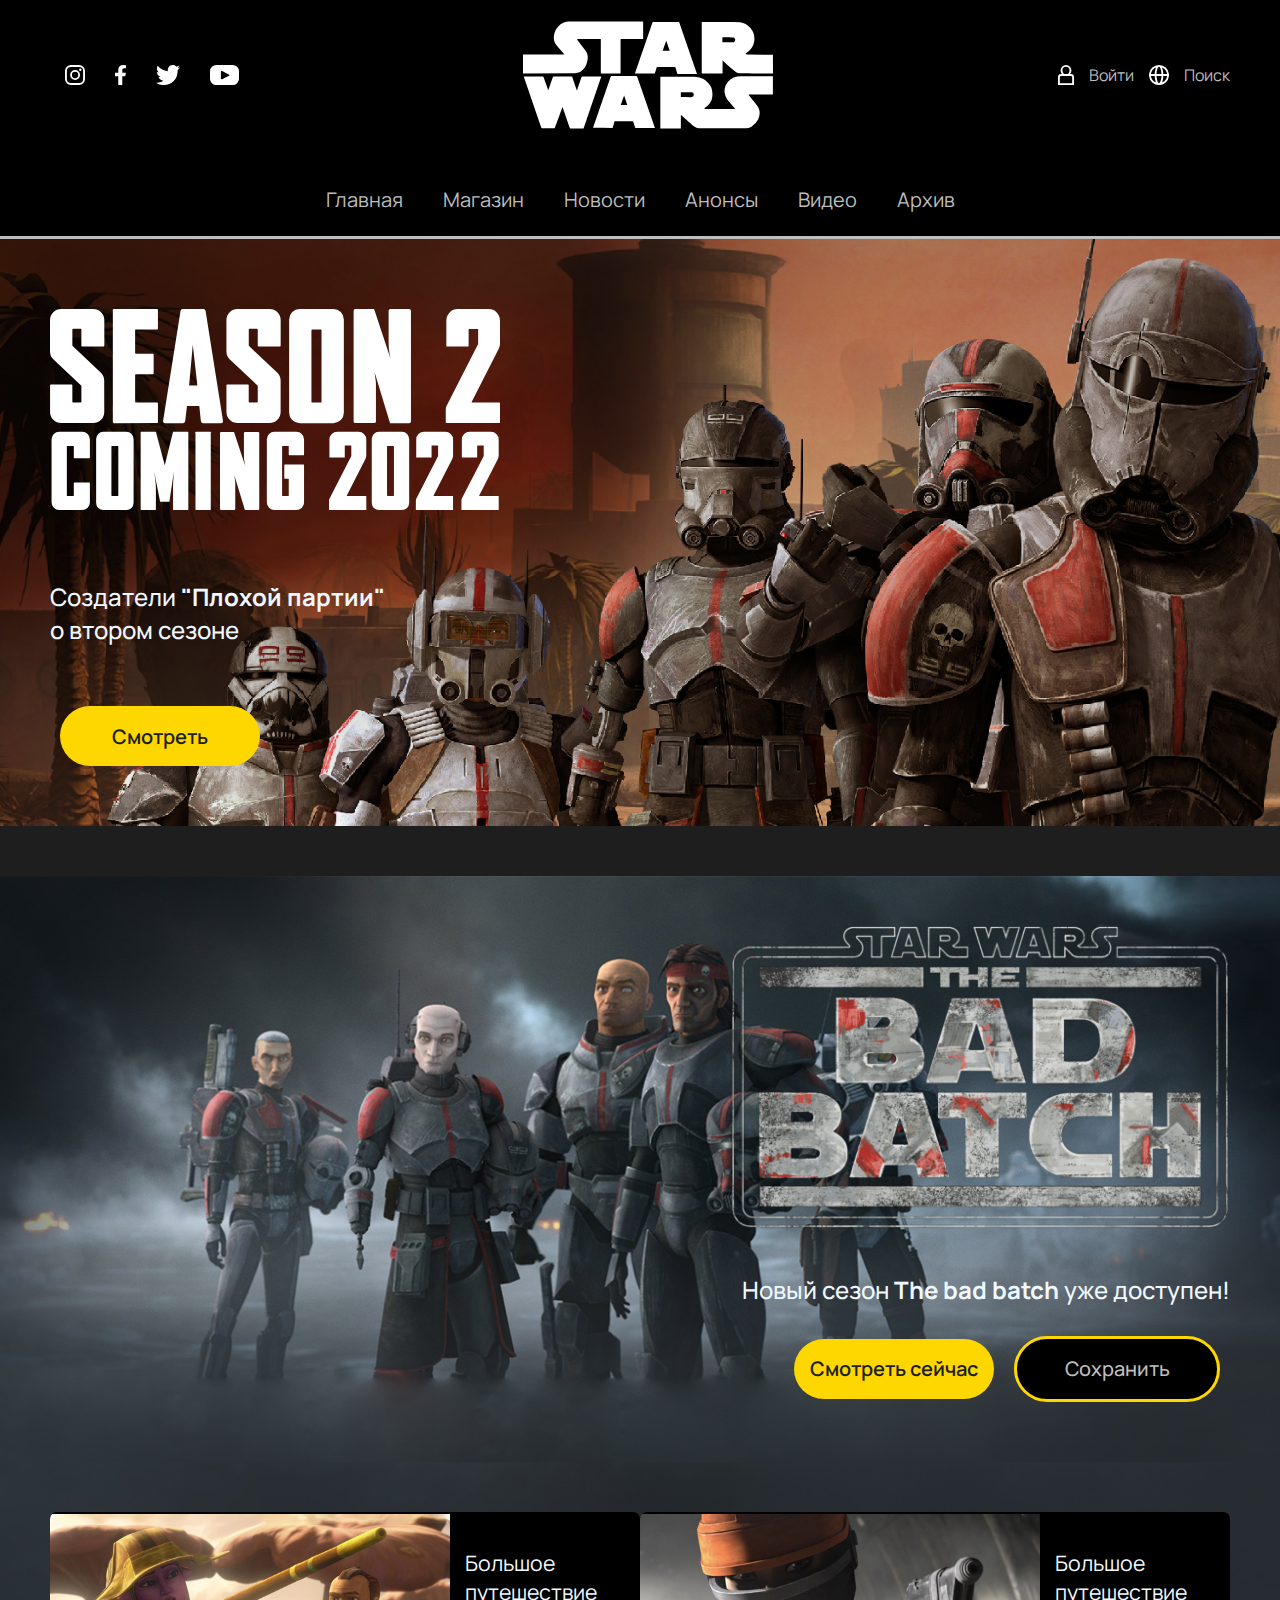
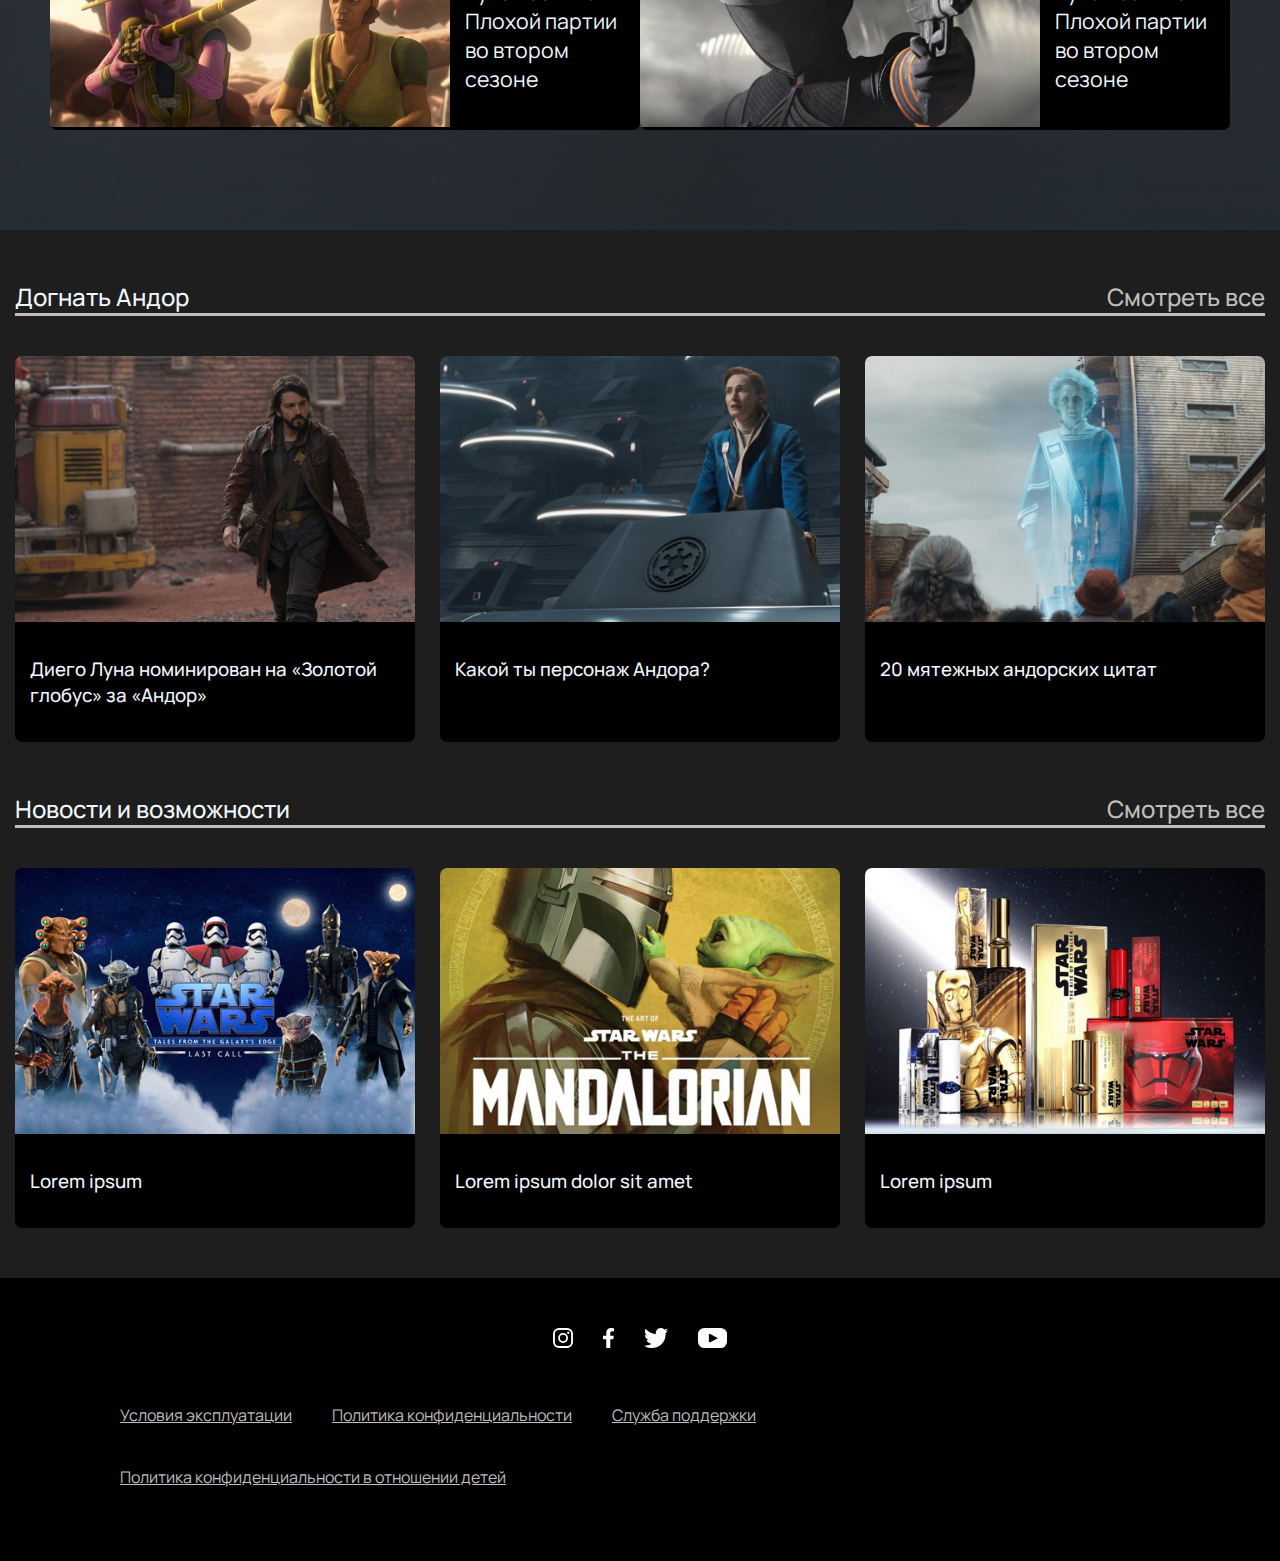
<file: index.html>
<!DOCTYPE html>
<html lang="ru">

<head>
    <meta charset="UTF-8">
    <title>Бердышева Мария</title>
    <link rel="stylesheet" href="./style/style.css">
    <link href="https://fonts.googleapis.com/css2?family=Manrope&display=swap" rel="stylesheet">
    <script async src="./js/script.js"></script>
</head>

<body>
    <header>
        <div class="menu-top">

            <div class="group">
                <img class="icon" src="./img/insta.svg" alt="icon-instagram">
                <img class="icon" src="./img/facebook.svg" alt="icon-facebook">
                <img class="icon" src="./img/twit.svg" alt="icon-twit">
                <img class="icon" src="./img/you-tube.svg" alt="icon-youtube">
            </div>
            <img class="logo" src="./img/sw-logo.svg" alt="logo">
            <div class="group">
                <img class="icon" src="./img/person.svg" alt="icon-person">
                <p><a class="pain-top" href="">Войти</a></p>
                <img class="icon" src="./img/world.svg" alt="icon-world">
                <p><a class="pain-top">Поиск</a></p>
            </div>

        </div>
        <div class="menu-bottom">
            <ul class="list">
                <li><a class="pain" href="#">Главная</a></li>
                <li><a class="pain" href="./pages/shop-pages.html">Магазин</a></li>
                <li><a class="pain" href="./pages/news-pages.html">Новости</a></li>
                <li><a class="pain" href="./pages/advt-pages.html">Анонсы</a></li>
                <li><a class="pain" href="./pages/video-pages.html">Видео</a></li>
                <li><a class="pain" href="./pages/archive-pages.html">Архив</a></li>
            </ul>
        </div>

        <div class="popup-sign-in">
            <img class="logo-sw-gold" src="./img/sw-logo-gold.svg" alt="">
            <h2 class="popup-header">Вход в личный кабинет</h2>
            <form action="popup-form" method="get">
                <input class="popup-input" type="email" placeholder="Логин">
                <input class="popup-input" type="password" placeholder="Пароль">
            </form>
            <div class="popup-links">
                <a class="popup-button" href="">Войти</a>
                <a class="popup-registration light-popup-registration" href="">Регистрация</a>
            </div>
        </div>
    </header>

    <main class="main">
        <!--<div class="zero-block">
        </div>
    -->
        <div class="wall">
            <img class="logo-wall" src="./img/wall-logo.svg" alt="logo-2">
            <h2 class="text-wall">Создатели <strong>"Плохой партии"</strong> о втором сезоне</h2>
            <a class="button-gold-link" href="">Смотреть</a>
        </div>

        <div class="interactive-wall">
            <div class="interactive-wall-column">
                <img class="interactive-wall-logo" src="./img/bad-batch-logo.png" alt="bad batch">
                <p class="interactive-wall-text">Новый сезон <strong>The bad batch</strong> уже доступен! </p>
                <div class="button-gallery">
                    <a class="button-gold-link" href="">Смотреть сейчас</a>
                    <a class="button-black-link" href="">Сохранить</a>
                </div>
            </div>
        </div>

        <div class="interactive-wall-gallery">
            <div class="interactive-wall-card">
                <img class="interactive-wall-img" src="./img/gallery-1-10.jpg" alt="">
                <h3>Большое путешествие Плохой партии во втором сезоне</h3>
            </div>
            <div class="interactive-wall-card">
                <img class="interactive-wall-img" src="./img/gallery-1-9.jpg" alt="">
                <h3>Большое путешествие Плохой партии во втором сезоне</h3>
            </div>
        </div>

        <div class="gallery-line">
            <div class="header-line">
                <h2>Догнать Андор</h2>
                <a class="header-link" href="">Cмотреть все</a>
            </div>

            <div class="zero-block">
            </div>

            <div class="gallery">
                <div class="gallery-card">
                    <img class="gallery-img" src="./img/gallery-1-4.jpg" alt="andor-4">
                    <p class="gallery-text">
                        Диего Луна номинирован на «Золотой глобус» за «Андор»
                    </p>
                </div>

                <div class="gallery-card">
                    <img class="gallery-img" src="./img/gallery-1-2.jpg" alt="andor-2">
                    <p class="gallery-text">
                        Какой ты персонаж Андора?
                    </p>
                </div>

                <div class="gallery-card">
                    <img class="gallery-img" src="./img/gallery-1-3.jpg" alt="andor-3">
                    <p class="gallery-text">
                        20 мятежных андорских цитат
                    </p>
                </div>
            </div>
        </div>
        <div class="gallery-line">
            <div class="header-line">
                <h2>Новости и возможности</h2>
                <a class="header-link" href="">Cмотреть все</a>
            </div>
            <div class="zero-block">
            </div>

            <div class="gallery">
                <div class="gallery-card">
                    <img class="gallery-img" src="./img/gallery-1-6.jpg" alt="andor-4">
                    <p class="gallery-text">
                        Lorem ipsum
                    </p>
                </div>

                <div class="gallery-card">
                    <img class="gallery-img" src="./img/gallery-1-7.jpg" alt="andor-2">
                    <p class="gallery-text">
                        Lorem ipsum dolor sit amet
                    </p>
                </div>

                <div class="gallery-card">
                    <img class="gallery-img" src="./img/gallery-1-8.jpg" alt="andor-3">
                    <p class="gallery-text">
                        Lorem ipsum
                    </p>
                </div>
            </div>
        </div>
    </main>
    <footer class="footer-style">
        <div class="footer-group-1">
            <img class="icon" src="./img/insta.svg" alt="icon-instagram">
            <img class="icon" src="./img/facebook.svg" alt="icon-facebook">
            <img class="icon" src="./img/twit.svg" alt="icon-twit">
            <img class="icon" src="./img/you-tube.svg" alt="icon-youtube">
        </div>

        <div class="footer-group-1">
            <ul class="list">
                <li><a class="footer-pain" href="">Условия эксплуатации</a></li>
                <li><a class="footer-pain" href="">Политика конфиденциальности</a></li>
                <li><a class="footer-pain" href="">Служба поддержки</a></li>
                <li><a class="footer-pain" href="">Политика конфиденциальности в отношении детей</a></li>
            </ul>
        </div>
    </footer>

</body>

</html>
</file>
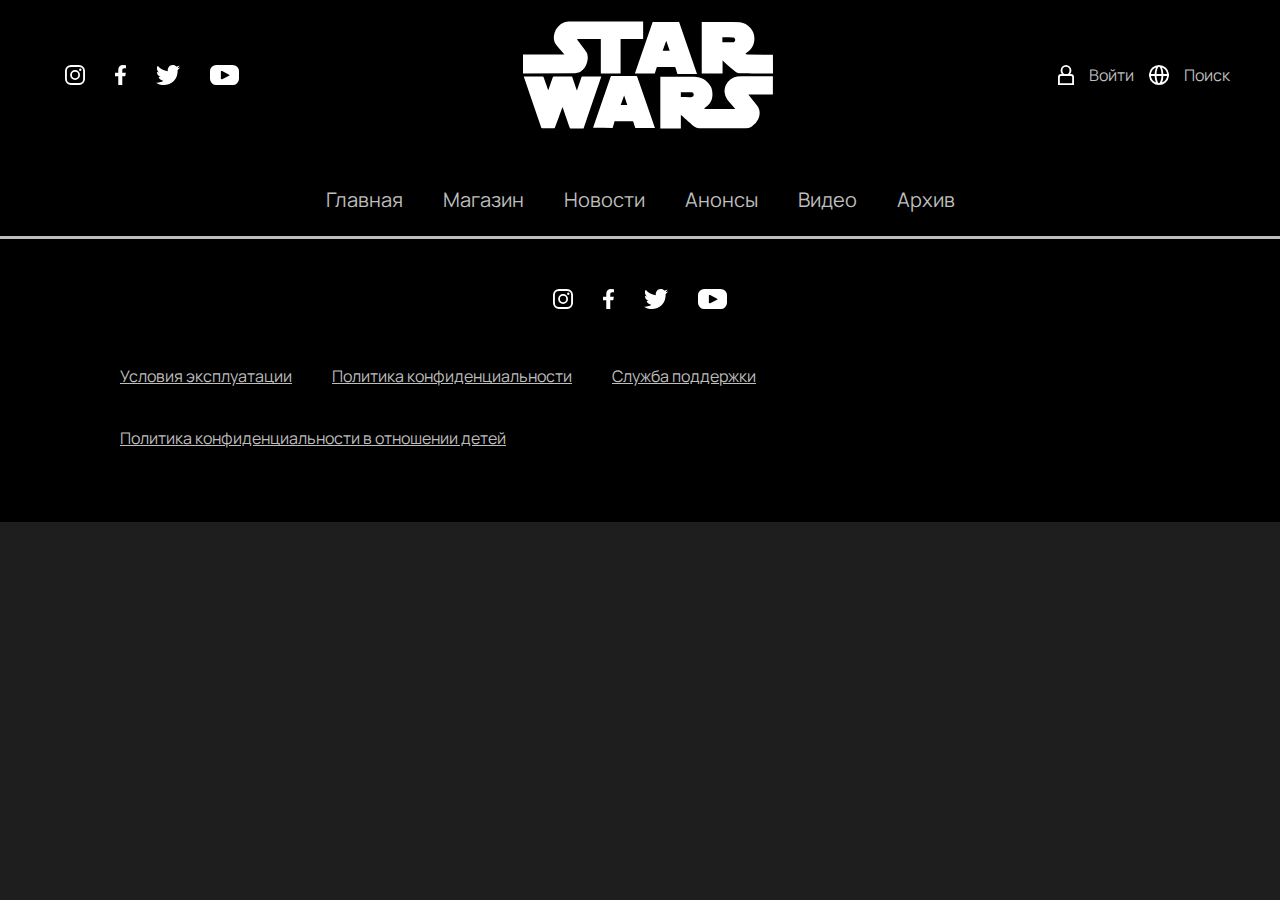
<file: pages/advt-pages.html>
<!DOCTYPE html>
<html lang="ru">

<head>
    <meta charset="UTF-8">
    <title>Бердышева Мария</title>
    <link rel="stylesheet" href="../style/style.css">
    <link href="https://fonts.googleapis.com/css2?family=Manrope&display=swap" rel="stylesheet">
    <script async src="../js/script.js"></script>
</head>

<body>
    <header>
        <div class="menu-top">

            <div class="group">
                <img class="icon" src="../img/insta.svg" alt="icon-instagram">
                <img class="icon" src="../img/facebook.svg" alt="icon-facebook">
                <img class="icon" src="../img/twit.svg" alt="icon-twit">
                <img class="icon" src="../img/you-tube.svg" alt="icon-youtube">
            </div>
            <img class="logo" src="../img/sw-logo.svg" alt="logo">
            <div class="group">
                <img class="icon" src="../img/person.svg" alt="icon-person">
                <p><a class="pain-top" href="">Войти</a></p>
                <img class="icon" src="../img/world.svg" alt="icon-world">
                <p><a class="pain-top">Поиск</a></p>
            </div>

        </div>
        <div class="menu-bottom">
            <ul class="list">
                <li><a class="pain" href="../index.html">Главная</a></li>
                <li><a class="pain" href="../pages/shop-pages.html">Магазин</a></li>
                <li><a class="pain" href="../pages/news-pages.html">Новости</a></li>
                <li><a class="pain" href="#">Анонсы</a></li>
                <li><a class="pain" href="../pages/video-pages.html">Видео</a></li>
                <li><a class="pain" href="../pages/archive-pages.html">Архив</a></li>
            </ul>
        </div>

        <div class="popup-sign-in">
            <img class="logo-sw-gold" src="../img/sw-logo-gold.svg" alt="">
            <h2 class="popup-header">Вход в личный кабинет</h2>
            <form action="popup-form" method="get">
                <input class="popup-input" type="mail" placeholder="Логин">
                <input class="popup-input" type="password" placeholder="Пароль">
            </form>
            <div class="popup-links">
                <a class="popup-button" href="">Войти</a>
                <a class="popup-registration light-popup-registration" href="">Регистрация</a>
            </div>
        </div>
    </header>

    <main class="main">
        
    </main>

    <footer class="footer-style">
        <div class="footer-group-1">
            <img class="icon" src="../img/insta.svg" alt="icon-instagram">
            <img class="icon" src="../img/facebook.svg" alt="icon-facebook">
            <img class="icon" src="../img/twit.svg" alt="icon-twit">
            <img class="icon" src="../img/you-tube.svg" alt="icon-youtube">
        </div>

        <div class="footer-group-1">
            <ul class="list">
                <li><a class="footer-pain" href="">Условия эксплуатации</a></li>
                <li><a class="footer-pain" href="">Политика конфиденциальности</a></li>
                <li><a class="footer-pain" href="">Служба поддержки</a></li>
                <li><a class="footer-pain" href="">Политика конфиденциальности в отношении детей</a></li>
            </ul>
        </div>
    </footer>

</body>

</html>
</file>
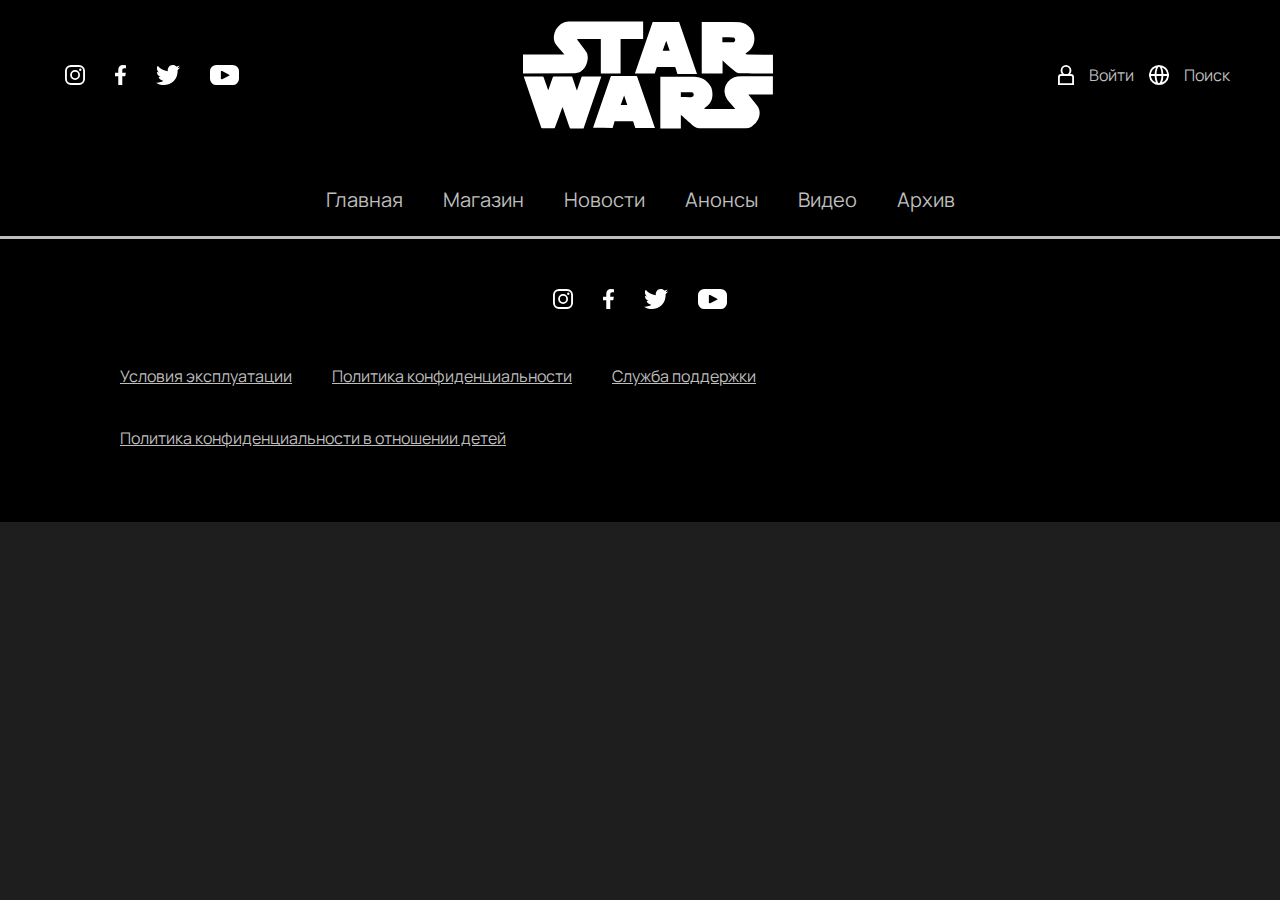
<file: pages/archive-pages.html>
<!DOCTYPE html>
<html lang="ru">

<head>
    <meta charset="UTF-8">
    <title>Бердышева Мария</title>
    <link rel="stylesheet" href="../style/style.css">
    <link href="https://fonts.googleapis.com/css2?family=Manrope&display=swap" rel="stylesheet">
    <script async src="../js/script.js"></script>
</head>

<body>
    <header>
        <div class="menu-top">

            <div class="group">
                <img class="icon" src="../img/insta.svg" alt="icon-instagram">
                <img class="icon" src="../img/facebook.svg" alt="icon-facebook">
                <img class="icon" src="../img/twit.svg" alt="icon-twit">
                <img class="icon" src="../img/you-tube.svg" alt="icon-youtube">
            </div>
            <img class="logo" src="../img/sw-logo.svg" alt="logo">
            <div class="group">
                <img class="icon" src="../img/person.svg" alt="icon-person">
                <p><a class="pain-top" href="">Войти</a></p>
                <img class="icon" src="../img/world.svg" alt="icon-world">
                <p><a class="pain-top">Поиск</a></p>
            </div>

        </div>
        <div class="menu-bottom">
            <ul class="list">
                <li><a class="pain" href="../index.html">Главная</a></li>
                <li><a class="pain" href="../pages/shop-pages.html">Магазин</a></li>
                <li><a class="pain" href="../pages/news-pages.html">Новости</a></li>
                <li><a class="pain" href="../pages/advt-pages.html">Анонсы</a></li>
                <li><a class="pain" href="../pages/video-pages.html">Видео</a></li>
                <li><a class="pain" href="#">Архив</a></li>
            </ul>
        </div>

        <div class="popup-sign-in">
            <img class="logo-sw-gold" src="../img/sw-logo-gold.svg" alt="">
            <h2 class="popup-header">Вход в личный кабинет</h2>
            <form action="popup-form" method="get">
                <input class="popup-input" type="mail" placeholder="Логин">
                <input class="popup-input" type="password" placeholder="Пароль">
            </form>
            <div class="popup-links">
                <a class="popup-button" href="">Войти</a>
                <a class="popup-registration light-popup-registration" href="">Регистрация</a>
            </div>
        </div>
    </header>

    <main class="main">
        
    </main>

    <footer class="footer-style">
        <div class="footer-group-1">
            <img class="icon" src="../img/insta.svg" alt="icon-instagram">
            <img class="icon" src="../img/facebook.svg" alt="icon-facebook">
            <img class="icon" src="../img/twit.svg" alt="icon-twit">
            <img class="icon" src="../img/you-tube.svg" alt="icon-youtube">
        </div>

        <div class="footer-group-1">
            <ul class="list">
                <li><a class="footer-pain" href="">Условия эксплуатации</a></li>
                <li><a class="footer-pain" href="">Политика конфиденциальности</a></li>
                <li><a class="footer-pain" href="">Служба поддержки</a></li>
                <li><a class="footer-pain" href="">Политика конфиденциальности в отношении детей</a></li>
            </ul>
        </div>
    </footer>

</body>

</html>
</file>
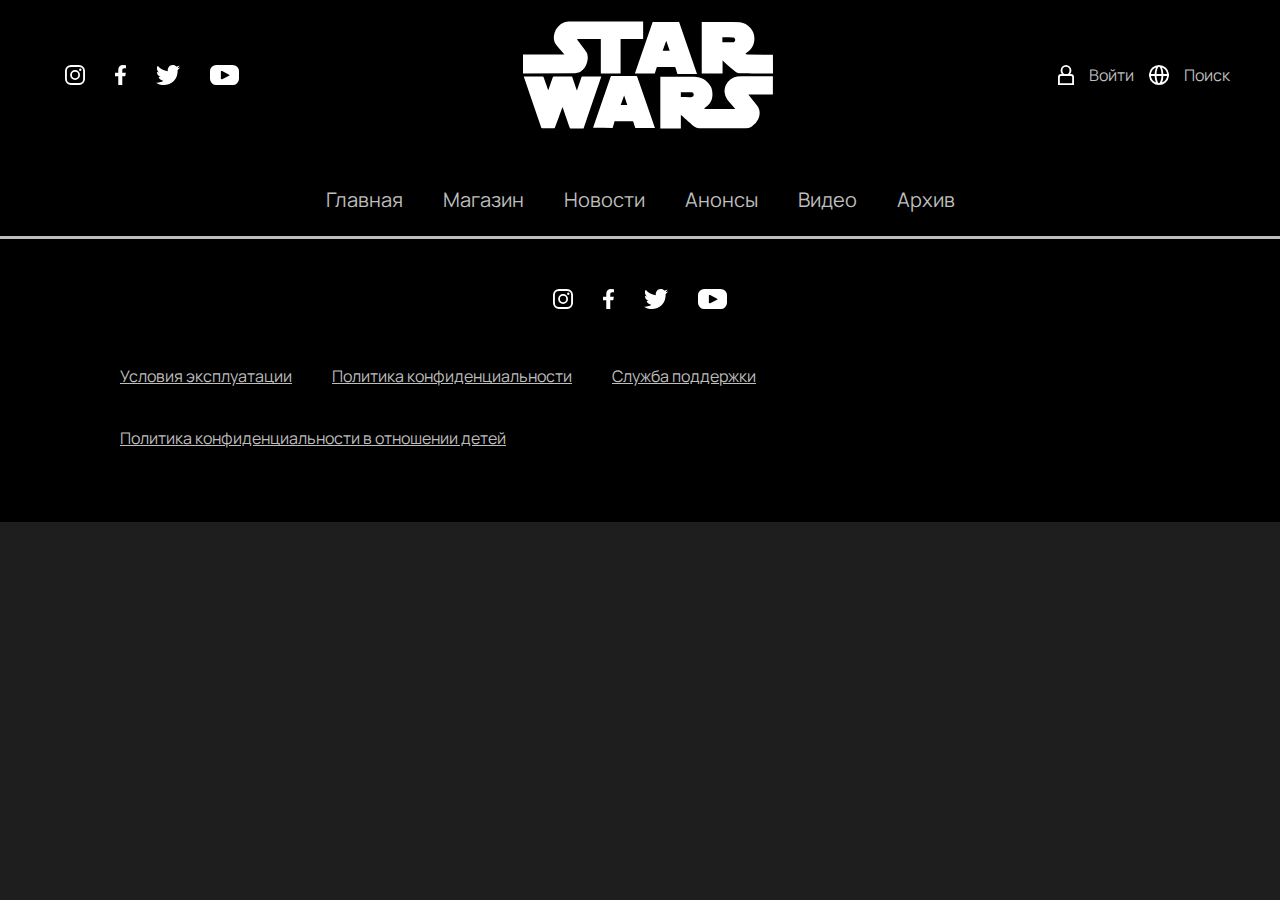
<file: pages/news-pages.html>
<!DOCTYPE html>
<html lang="ru">

<head>
    <meta charset="UTF-8">
    <title>Бердышева Мария</title>
    <link rel="stylesheet" href="../style/style.css">
    <link href="https://fonts.googleapis.com/css2?family=Manrope&display=swap" rel="stylesheet">
    <script async src="../js/script.js"></script>
</head>

<body>
    <header>
        <div class="menu-top">

            <div class="group">
                <img class="icon" src="../img/insta.svg" alt="icon-instagram">
                <img class="icon" src="../img/facebook.svg" alt="icon-facebook">
                <img class="icon" src="../img/twit.svg" alt="icon-twit">
                <img class="icon" src="../img/you-tube.svg" alt="icon-youtube">
            </div>
            <img class="logo" src="../img/sw-logo.svg" alt="logo">
            <div class="group">
                <img class="icon" src="../img/person.svg" alt="icon-person">
                <p><a class="pain-top" href="">Войти</a></p>
                <img class="icon" src="../img/world.svg" alt="icon-world">
                <p><a class="pain-top">Поиск</a></p>
            </div>

        </div>
        <div class="menu-bottom">
            <ul class="list">
                <li><a class="pain" href="../index.html">Главная</a></li>
                <li><a class="pain" href="../pages/shop-pages.html">Магазин</a></li>
                <li><a class="pain" href="#">Новости</a></li>
                <li><a class="pain" href="../pages/advt-pages.html">Анонсы</a></li>
                <li><a class="pain" href="../pages/video-pages.html">Видео</a></li>
                <li><a class="pain" href="../pages/archive-pages.html">Архив</a></li>
            </ul>
        </div>

        <div class="popup-sign-in">
            <img class="logo-sw-gold" src="../img/sw-logo-gold.svg" alt="">
            <h2 class="popup-header">Вход в личный кабинет</h2>
            <form action="popup-form" method="get">
                <input class="popup-input" type="mail" placeholder="Логин">
                <input class="popup-input" type="password" placeholder="Пароль">
            </form>
            <div class="popup-links">
                <a class="popup-button" href="">Войти</a>
                <a class="popup-registration light-popup-registration" href="">Регистрация</a>
            </div>
        </div>
    </header>

    <main class="main">
        
    </main>

    <footer class="footer-style">
        <div class="footer-group-1">
            <img class="icon" src="../img/insta.svg" alt="icon-instagram">
            <img class="icon" src="../img/facebook.svg" alt="icon-facebook">
            <img class="icon" src="../img/twit.svg" alt="icon-twit">
            <img class="icon" src="../img/you-tube.svg" alt="icon-youtube">
        </div>

        <div class="footer-group-1">
            <ul class="list">
                <li><a class="footer-pain" href="">Условия эксплуатации</a></li>
                <li><a class="footer-pain" href="">Политика конфиденциальности</a></li>
                <li><a class="footer-pain" href="">Служба поддержки</a></li>
                <li><a class="footer-pain" href="">Политика конфиденциальности в отношении детей</a></li>
            </ul>
        </div>
    </footer>

</body>

</html>
</file>
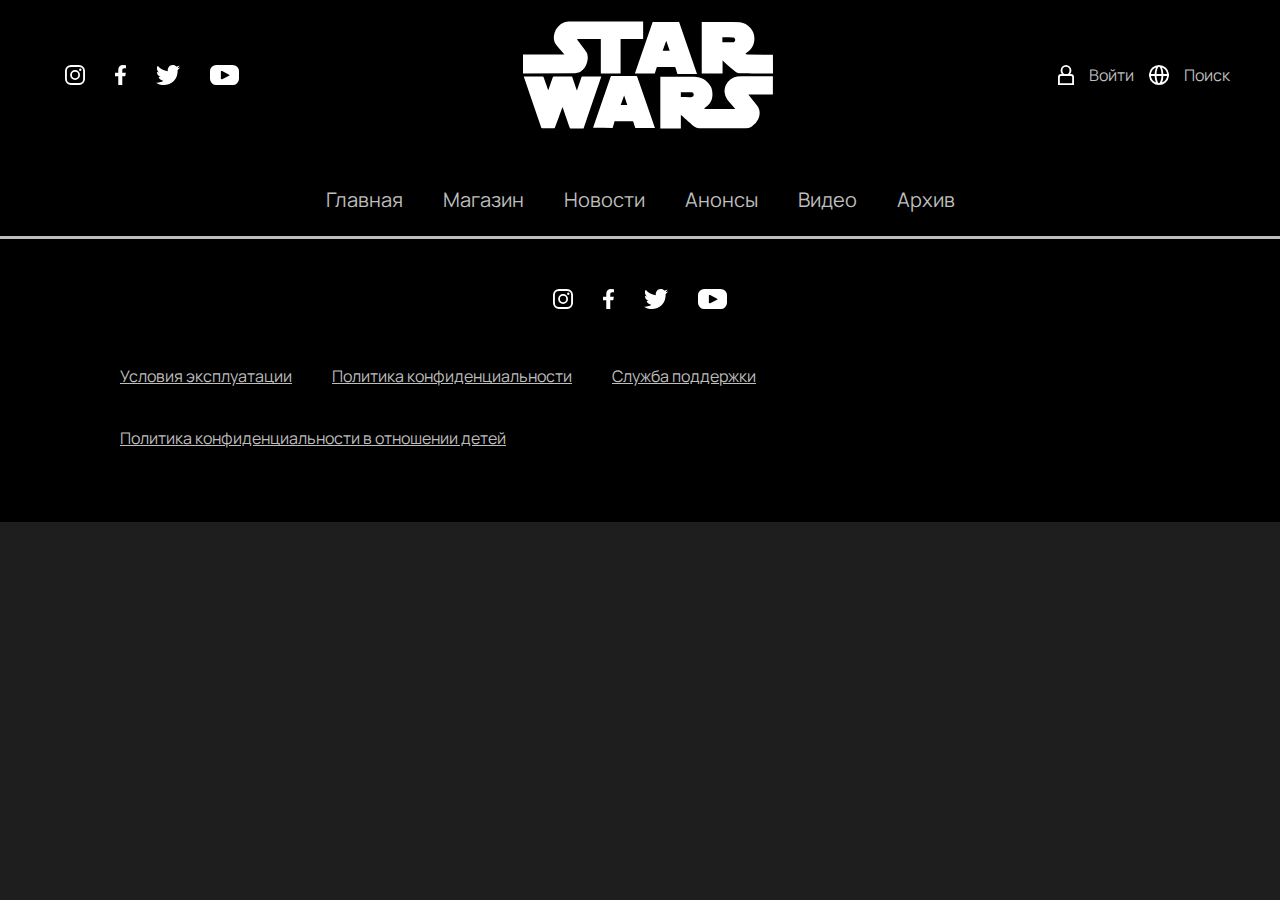
<file: pages/shop-pages.html>
<!DOCTYPE html>
<html lang="ru">

<head>
    <meta charset="UTF-8">
    <title>Бердышева Мария</title>
    <link rel="stylesheet" href="../style/style.css">
    <link href="https://fonts.googleapis.com/css2?family=Manrope&display=swap" rel="stylesheet">
    <script async src="../js/script.js"></script>
</head>

<body>
    <header>
        <div class="menu-top">

            <div class="group">
                <img class="icon" src="../img/insta.svg" alt="icon-instagram">
                <img class="icon" src="../img/facebook.svg" alt="icon-facebook">
                <img class="icon" src="../img/twit.svg" alt="icon-twit">
                <img class="icon" src="../img/you-tube.svg" alt="icon-youtube">
            </div>
            <img class="logo" src="../img/sw-logo.svg" alt="logo">
            <div class="group">
                <img class="icon" src="../img/person.svg" alt="icon-person">
                <p><a class="pain-top" href="">Войти</a></p>
                <img class="icon" src="../img/world.svg" alt="icon-world">
                <p><a class="pain-top">Поиск</a></p>
            </div>

        </div>
        <div class="menu-bottom">
            <ul class="list">
                <li><a class="pain" href="../index.html">Главная</a></li>
                <li><a class="pain" href="#">Магазин</a></li>
                <li><a class="pain" href="../pages/news-pages.html">Новости</a></li>
                <li><a class="pain" href="../pages/advt-pages.html">Анонсы</a></li>
                <li><a class="pain" href="../pages/video-pages.html">Видео</a></li>
                <li><a class="pain" href="../pages/archive-pages.html">Архив</a></li>
            </ul>
        </div>

        <div class="popup-sign-in">
            <img class="logo-sw-gold" src="../img/sw-logo-gold.svg" alt="">
            <h2 class="popup-header">Вход в личный кабинет</h2>
            <form action="popup-form" method="get">
                <input class="popup-input" type="mail" placeholder="Логин">
                <input class="popup-input" type="password" placeholder="Пароль">
            </form>
            <div class="popup-links">
                <a class="popup-button" href="">Войти</a>
                <a class="popup-registration light-popup-registration" href="">Регистрация</a>
            </div>
        </div>
    </header>

    <main class="main">
        
    </main>

    <footer class="footer-style">
        <div class="footer-group-1">
            <img class="icon" src="../img/insta.svg" alt="icon-instagram">
            <img class="icon" src="../img/facebook.svg" alt="icon-facebook">
            <img class="icon" src="../img/twit.svg" alt="icon-twit">
            <img class="icon" src="../img/you-tube.svg" alt="icon-youtube">
        </div>

        <div class="footer-group-1">
            <ul class="list">
                <li><a class="footer-pain" href="">Условия эксплуатации</a></li>
                <li><a class="footer-pain" href="">Политика конфиденциальности</a></li>
                <li><a class="footer-pain" href="">Служба поддержки</a></li>
                <li><a class="footer-pain" href="">Политика конфиденциальности в отношении детей</a></li>
            </ul>
        </div>
    </footer>

</body>

</html>
</file>
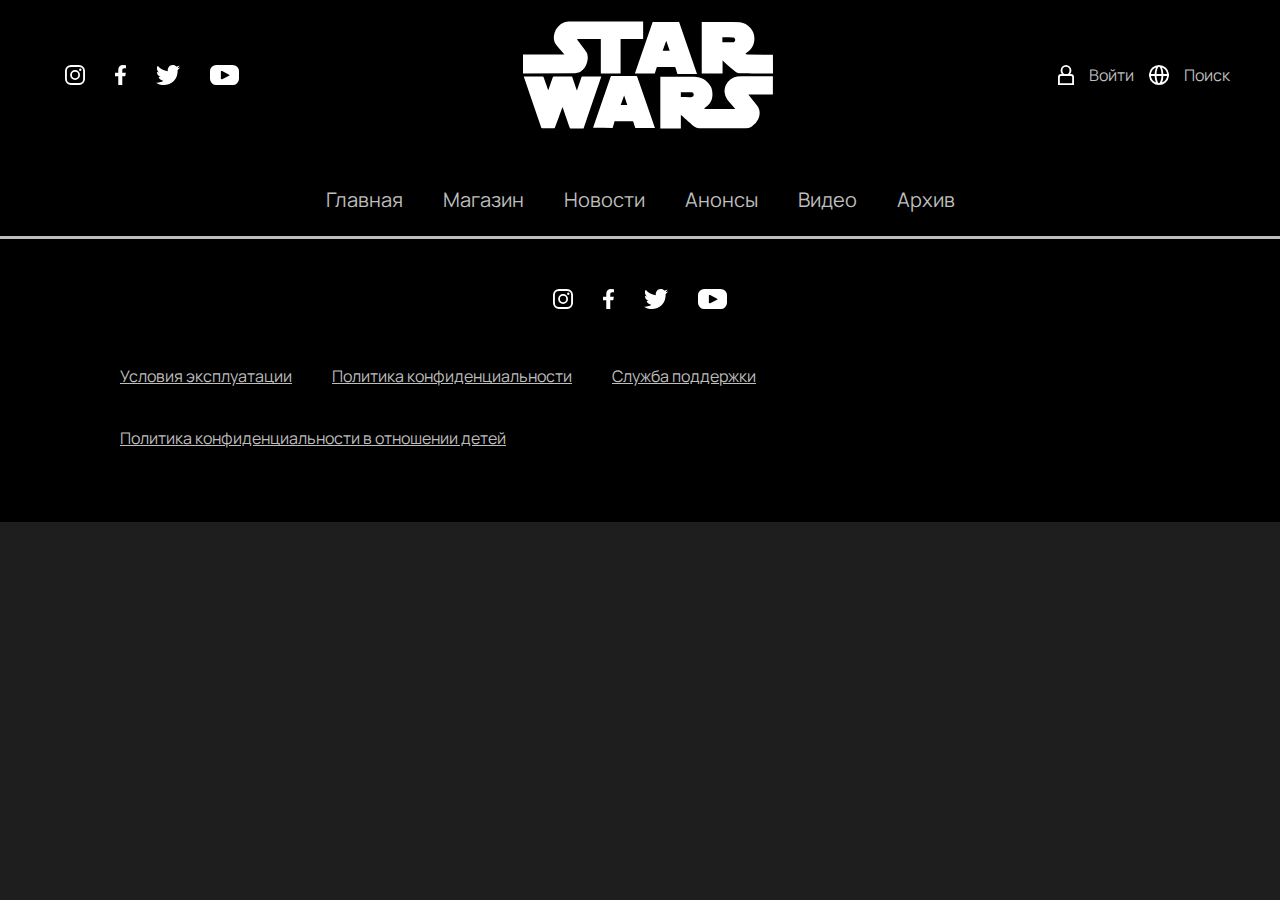
<file: pages/video-pages.html>
<!DOCTYPE html>
<html lang="ru">

<head>
    <meta charset="UTF-8">
    <title>Бердышева Мария</title>
    <link rel="stylesheet" href="../style/style.css">
    <link href="https://fonts.googleapis.com/css2?family=Manrope&display=swap" rel="stylesheet">
    <script async src="../js/script.js"></script>
</head>

<body>
    <header>
        <div class="menu-top">

            <div class="group">
                <img class="icon" src="../img/insta.svg" alt="icon-instagram">
                <img class="icon" src="../img/facebook.svg" alt="icon-facebook">
                <img class="icon" src="../img/twit.svg" alt="icon-twit">
                <img class="icon" src="../img/you-tube.svg" alt="icon-youtube">
            </div>
            <img class="logo" src="../img/sw-logo.svg" alt="logo">
            <div class="group">
                <img class="icon" src="../img/person.svg" alt="icon-person">
                <p><a class="pain-top" href="">Войти</a></p>
                <img class="icon" src="../img/world.svg" alt="icon-world">
                <p><a class="pain-top">Поиск</a></p>
            </div>

        </div>
        <div class="menu-bottom">
            <ul class="list">
                <li><a class="pain" href="../index.html">Главная</a></li>
                <li><a class="pain" href="../pages/shop-pages.html">Магазин</a></li>
                <li><a class="pain" href="../pages/news-pages.html">Новости</a></li>
                <li><a class="pain" href="../pages/advt-pages.html">Анонсы</a></li>
                <li><a class="pain" href="#">Видео</a></li>
                <li><a class="pain" href="../pages/archive-pages.html">Архив</a></li>
            </ul>
        </div>

        <div class="popup-sign-in">
            <img class="logo-sw-gold" src="../img/sw-logo-gold.svg" alt="">
            <h2 class="popup-header">Вход в личный кабинет</h2>
            <form action="popup-form" method="get">
                <input class="popup-input" type="mail" placeholder="Логин">
                <input class="popup-input" type="password" placeholder="Пароль">
            </form>
            <div class="popup-links">
                <a class="popup-button" href="">Войти</a>
                <a class="popup-registration light-popup-registration" href="">Регистрация</a>
            </div>
        </div>
    </header>

    <main class="main">
        
    </main>

    <footer class="footer-style">
        <div class="footer-group-1">
            <img class="icon" src="../img/insta.svg" alt="icon-instagram">
            <img class="icon" src="../img/facebook.svg" alt="icon-facebook">
            <img class="icon" src="../img/twit.svg" alt="icon-twit">
            <img class="icon" src="../img/you-tube.svg" alt="icon-youtube">
        </div>

        <div class="footer-group-1">
            <ul class="list">
                <li><a class="footer-pain" href="">Условия эксплуатации</a></li>
                <li><a class="footer-pain" href="">Политика конфиденциальности</a></li>
                <li><a class="footer-pain" href="">Служба поддержки</a></li>
                <li><a class="footer-pain" href="">Политика конфиденциальности в отношении детей</a></li>
            </ul>
        </div>
    </footer>

</body>

</html>
</file>
<file: style/style.css>
body {
    display: flex;
    flex-direction: column;
    margin: 0px auto;
    background-color: #1e1e1e;
    color: aliceblue;
    font-family: 'Manrope', sans-serif;
}

/*Header*/

h2 {
    margin: 0;
    font-family: 'Manrope';
    font-style: normal;
    font-size: 18pt;
    font-weight: 500;
    text-align: left;
}

h3 {
    padding: 15px;
    font-family: 'Manrope';
    font-style: normal;
    font-size: 16pt;
    font-weight: 400;
    text-align: left;
    align-items: flex-start;
}

.header-link {
    display: flex;
    font-family: 'Manrope';
    font-style: normal;
    font-size: 18pt;
    font-weight: 500;
    text-align: right;
    color: #BEBEBE;
    text-decoration: none;
    align-items: center;
}

.header-link:hover {
    color: aliceblue;
    text-shadow: 0 0 20px aliceblue;
}

.header-line {
    display: flex;
    margin: 0 auto;
    padding: 0;
    max-width: 1250px;
    width: 100%;
    flex-wrap: wrap;
    justify-content: space-between;
    align-items: center;
    border-bottom: 3px solid #BEBEBE;
}

/*menu-top*/

.menu-top {
    display: flex;
    box-sizing: border-box;
    flex-wrap: wrap;
    margin: 0 auto;
    padding: 0 50px;
    width: 100%;
    min-height: 150px;
    justify-content: space-between;
    background-color: black;
}

.logo {
    max-width: 250px;
    height: auto;
    margin: 0;
    padding: 0;
}

.group {
    display: flex;
    flex-wrap: wrap;
    margin: 0;
    align-items: center;

}

.icon {
    width: auto;
    height: 20px;
    padding: 0 15px;
}

.pain-top {
    background-color: black;
    font-size: 12pt;
    font-style: normal;
    font-weight: 400;
    color: #BEBEBE;
    text-decoration: none;
}

.pain-top:hover {
    color: aliceblue;
    text-shadow: 0 0 20px aliceblue;
}

/*Menu-bottom*/

.menu-bottom {
    display: flex;
    margin: 0 auto;
    width: 100%;
    min-height: 50px;
    justify-content: space-around;
    background-color: black;
    border-bottom: 3px solid #BEBEBE;
}

.list {
    display: flex;
    flex-wrap: wrap;
    margin-bottom: 3px;
    padding: 0;
    list-style: none;
}

.pain {
    display: flex;
    padding: 20px;
    background-color: black;
    font-size: 15pt;
    font-style: normal;
    font-weight: 400;
    color: #BEBEBE;
    text-align: center;
    text-decoration: none;
}

.pain:hover {
    color: aliceblue;
    text-shadow: 0 0 20px aliceblue;
}

.active-link {
    color: aliceblue;
    text-shadow: 0 0 20px aliceblue;
}

/*Popup-sign-in*/

.popup-sign-in {
    display: none;
    width: 500px;
    margin: 0 auto;
    padding: 50px;
    height: auto;
    position: absolute;
    left: 50%;
    transform: translate(-50%, 0);
    background-color: #1e1e1e;
}

.logo-sw-gold {
    position: relative;
    left: 50%;
    transform: translateX(-50%);
    width: 200px;
    height: auto;
    margin-bottom: 20px;
}

.popup-header {
    color: #BEBEBE;
    text-align: center;
    margin-bottom: 20px;
    font-family: 'Manrope';
    font-style: normal;
    text-transform: uppercase;
    font-size: 18pt;
    font-weight: 500;
}

.popup-form {
    display: flex;
    flex-direction: column;
    box-sizing: border-box;
    justify-content: center;
    align-items: center;
}

.popup-input {
    margin-top: 20px;
    margin-bottom: 20px;
    padding: 5px;
    background-color: #1e1e1e;
    border: 2px solid gold;
    border-radius: 7px;
    width: 100%;
    height: 50px;
    font-family: 'Manrope';
    font-style: normal;
    font-size: 12pt;
    font-weight: 500;
    color: #BEBEBE;
}

.popup-button {
    display: flex;
    justify-content: center;
    align-items: center;
    width: 150px;
    height: 40px;
    margin: 10px;
    background-color: gold;
    border: none;
    border-radius: 50px;
    color: rgb(30, 30, 30);
    font-family: 'Manrope';
    font-style: normal;
    text-decoration: none;
    text-align: center;
    font-size: 14pt;
    font-weight: 600;
}

.popup-links {
    display: flex;
    justify-content: space-between;
    align-items: center;
}

.popup-registration {
    font-family: 'Manrope';
    font-style: normal;
    text-decoration: none;
    text-align: center;
    font-size: 14pt;
    font-weight: 500;
    color: #BEBEBE;
}

.show-popup {
    display: block;
}

.popup-registration:hover {
    color: gold;
    text-shadow: 0 0 20px gold;
}

/*Main*/

.main {
    margin: 0 auto;
    max-width: 1750px;
    width: 100%;
}

.zero-block {
    margin: 0 auto;
    width: 100%;
    height: 40px;
}

.button-gallery {
    max-width: 500px;
    display: flex;
    justify-content: space-between;
    align-items: center;

}

.button-gold-link {
    display: flex;
    justify-content: center;
    align-items: center;
    width: 200px;
    height: 60px;
    margin: 10px;
    background-color: gold;
    border: none;
    border-radius: 50px;
    color: rgb(30, 30, 30);
    font-family: 'Manrope';
    font-style: normal;
    text-decoration: none;
    text-align: center;
    font-size: 15pt;
    font-weight: 600;
}

.button-black-link {
    display: flex;
    justify-content: center;
    align-items: center;
    width: 200px;
    height: 60px;
    margin: 10px;
    background-color: black;
    border: 3px solid gold;
    border-radius: 50px;
    color: #bebebe;
    font-family: 'Manrope';
    font-style: normal;
    text-decoration: none;
    text-align: center;
    font-size: 15pt;
    font-weight: 500;
}

/*Wall*/

.wall {
    display: flex;
    box-sizing: border-box;
    padding: 50px;
    max-width: 1750px;
    max-height: 700px;
    flex-direction: column;
    background-image: url(../img/wall-2.png);
    background-size: cover;
    background-position: 50% 100%;
}

.img-wall {
    max-width: 1500px;
    height: auto;
    object-fit: cover;
}

.logo-wall {
    max-width: 450px;
    height: auto;
    margin: 20px 0;
    padding: 0;
}

.text-wall {
    width: 350px;
    margin: 50px 0;
}


/*Interactive-wall*/

.interactive-wall {
    display: flex;
    margin-top: 50px;
    width: 100%;
    max-height: 700px;
    background-image: url(../img/The-Bad-Batch-1.jpg);
    background-size: cover;
}

.interactive-wall-column {
    display: flex;
    padding: 50px;
    width: 100%;
    max-height: 500px;
    flex-direction: column;
    align-items: flex-end;
}

.interactive-wall-logo {
    margin-bottom: 20px;
    padding: 0;
    max-width: 500px;
    height: auto;

}

.interactive-wall-text {
    margin-bottom: 20px;
    font-family: 'Manrope';
    font-style: normal;
    font-size: 18pt;
    font-weight: 500;
    text-align: center;
}

/*Interective-Wall-Gllery*/

.interactive-wall-gallery {
    display: flex;
    max-width: 1750px;
    height: auto;
    padding: 50px;
    box-sizing: border-box;
    flex-direction: row;
    background-image: url(../img/The-Bad-Batch-2.jpg);
    justify-content: space-between;
    align-items: center;
    background-size: cover;
}

.interactive-wall-card {
    display: flex;
    margin-bottom: 50px;
    box-sizing: border-box;
    max-width: 800px;
    height: auto;
    background-color: black;
    border-radius: 7px;
    align-items: center;
    overflow: hidden;
}

.interactive-wall-img {
    max-width: 400px;
    height: auto;
    margin: 0;
    padding: 0;
}


/*Gallery*/

.gallery-line {
    display: block;
    margin: 50px 0 50px 0;
    padding: 0;
}

.gallery {
    display: flex;
    margin: 0 auto;
    padding: 0;
    max-width: 1250px;
    max-height: 430px;
    justify-content: space-between;
    box-sizing: border-box;

}

.gallery-card {
    display: flex;
    padding: 0;
    margin: 0;
    max-width: 400px;
    max-height: 300;
    flex-direction: column;
    overflow: hidden;
    background-color: black;
    border: none;
    border-radius: 7px;
}

.gallery-img {
    margin: 0;
    padding: 0;
    align-items: flex-start;
}

.gallery-text {
    padding: 15px;
    font-family: 'Manrope';
    font-style: normal;
    font-size: 14pt;
    font-weight: 500;
    text-align: left;
}


/*Footer*/

.footer-style {
    display: block;
    box-sizing: border-box;
    width: 100%;
    margin: 0 auto;
    padding: 30px 80px;
    height: auto;
    background-color: black;
}


.footer-group-1 {
    display: flex;
    margin: 20px;
    justify-content: center;
    align-items: center;
}

.footer-pain {
    display: flex;
    padding: 20px;
    align-items: center;
    justify-content: center;
    background-color: black;
    font-size: 12pt;
    font-style: normal;
    font-weight: 400;
    color: #BEBEBE;

}

/*Form*/

/*
.footer-form {
    display: flex;
    margin: 20px;
    flex-direction: row;
    justify-content: center;
    align-items: center;
}

.label-style {
    align-items: center;
    color: #BEBEBE;
    font-family: 'Manrope';
    font-style: normal;
    text-decoration: none;
    text-align: center;
    font-size: 14pt;
    font-weight: 400;
}

.form-header {
    display: flex;
    margin: 80px 0 30px 0;
    color: #fefefe;
    font-family: 'Manrope';
    font-style: normal;
    text-decoration: none;
    text-align: center;
    font-size: 22pt;
    font-weight: 400;
}

.form-window {
    width: 350px;
    height: 50px;
    margin: 0 50px 0 15px;
    background-color: black;
    border-radius: 7px;
    border: 2px solid gold;
}

.footer-button {
    width: 200px;
    height: 50px;
    justify-content: center;
    align-items: center;
    background-color: gold;
    border-radius: 50px;
    color: rgb(30, 30, 30);
    font-family: 'Manrope';
    font-style: normal;
    text-decoration: none;
    text-align: center;
    font-size: 14pt;
    font-weight: 600;

}
</file>
